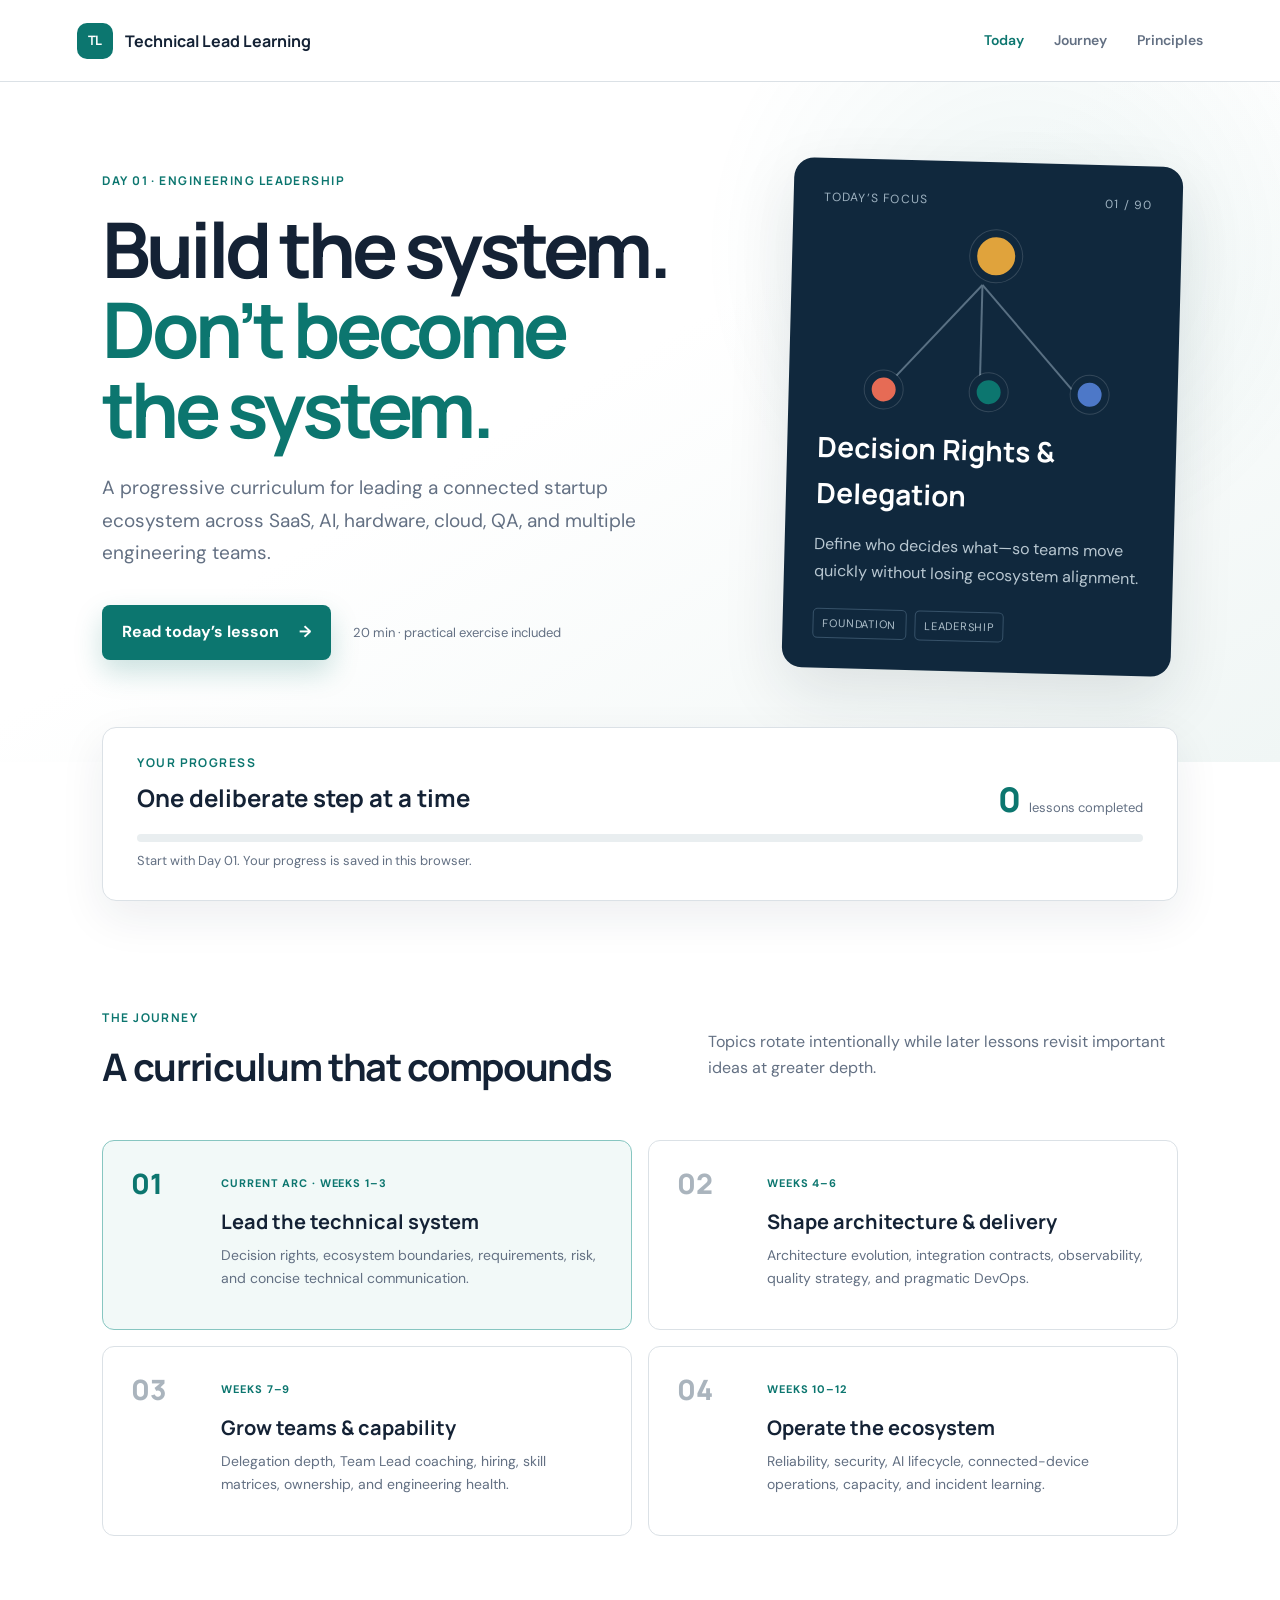
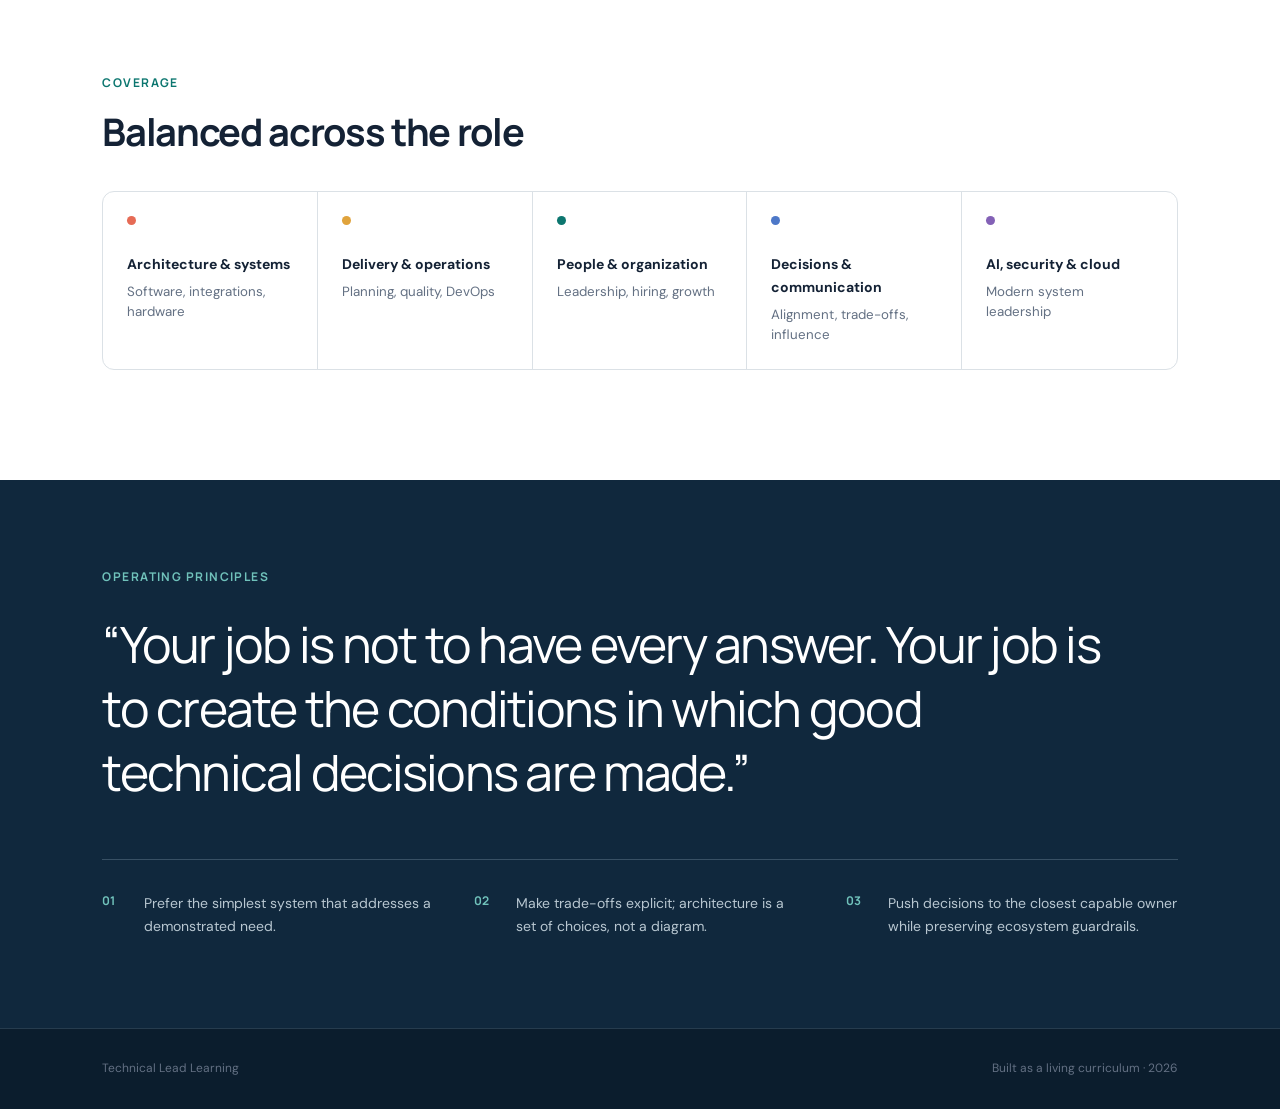
<file: index.html>
<!doctype html>
<html lang="en">
<head>
  <meta charset="utf-8">
  <meta name="viewport" content="width=device-width, initial-scale=1">
  <meta name="description" content="A progressive, practical Technical Lead curriculum for a startup software, AI, cloud, and hardware ecosystem.">
  <title>Technical Lead Learning</title>
  <link rel="preconnect" href="https://fonts.googleapis.com">
  <link rel="preconnect" href="https://fonts.gstatic.com" crossorigin>
  <link href="https://fonts.googleapis.com/css2?family=DM+Sans:wght@400;500;600;700&family=Manrope:wght@600;700;800&display=swap" rel="stylesheet">
  <link rel="stylesheet" href="styles.css">
</head>
<body>
  <div class="page-shell">
    <header class="topbar">
      <a class="brand" href="index.html" aria-label="Technical Lead Learning home">
        <span class="brand-mark">TL</span>
        <span>Technical Lead Learning</span>
      </a>
      <nav aria-label="Primary navigation">
        <a class="active" href="#today">Today</a>
        <a href="#journey">Journey</a>
        <a href="#principles">Principles</a>
      </nav>
    </header>

    <main>
      <section class="hero" id="today">
        <div class="hero-copy">
          <span class="eyebrow">Day 01 · Engineering leadership</span>
          <h1>Build the system.<br><span>Don’t become the system.</span></h1>
          <p class="hero-intro">A progressive curriculum for leading a connected startup ecosystem across SaaS, AI, hardware, cloud, QA, and multiple engineering teams.</p>
          <div class="hero-actions">
            <a class="button primary" href="lessons/day-001-decision-rights.html">Read today’s lesson <span aria-hidden="true">→</span></a>
            <span class="read-time">20 min · practical exercise included</span>
          </div>
        </div>
        <aside class="today-card" aria-label="Today's lesson">
          <div class="card-topline"><span>Today’s focus</span><span>01 / 90</span></div>
          <div class="focus-icon" aria-hidden="true">
            <span class="node n1"></span><span class="node n2"></span><span class="node n3"></span><span class="node n4"></span>
            <span class="line l1"></span><span class="line l2"></span><span class="line l3"></span>
          </div>
          <h2>Decision Rights &amp; Delegation</h2>
          <p>Define who decides what—so teams move quickly without losing ecosystem alignment.</p>
          <div class="lesson-meta"><span>Foundation</span><span>Leadership</span></div>
        </aside>
      </section>

      <section class="progress-panel" aria-labelledby="progress-heading">
        <div>
          <span class="section-kicker">Your progress</span>
          <h2 id="progress-heading">One deliberate step at a time</h2>
        </div>
        <div class="progress-stat">
          <strong id="completedCount">0</strong><span>lessons completed</span>
        </div>
        <div class="progress-bar" role="progressbar" aria-valuemin="0" aria-valuemax="90" aria-valuenow="0">
          <span id="progressFill"></span>
        </div>
        <p id="progressNote">Start with Day 01. Your progress is saved in this browser.</p>
      </section>

      <section class="journey" id="journey">
        <div class="section-heading">
          <div><span class="section-kicker">The journey</span><h2>A curriculum that compounds</h2></div>
          <p>Topics rotate intentionally while later lessons revisit important ideas at greater depth.</p>
        </div>
        <div class="path-grid">
          <article class="path-card current">
            <div class="path-number">01</div>
            <div><span class="status">Current arc · Weeks 1–3</span><h3>Lead the technical system</h3><p>Decision rights, ecosystem boundaries, requirements, risk, and concise technical communication.</p></div>
          </article>
          <article class="path-card">
            <div class="path-number">02</div>
            <div><span class="status">Weeks 4–6</span><h3>Shape architecture &amp; delivery</h3><p>Architecture evolution, integration contracts, observability, quality strategy, and pragmatic DevOps.</p></div>
          </article>
          <article class="path-card">
            <div class="path-number">03</div>
            <div><span class="status">Weeks 7–9</span><h3>Grow teams &amp; capability</h3><p>Delegation depth, Team Lead coaching, hiring, skill matrices, ownership, and engineering health.</p></div>
          </article>
          <article class="path-card">
            <div class="path-number">04</div>
            <div><span class="status">Weeks 10–12</span><h3>Operate the ecosystem</h3><p>Reliability, security, AI lifecycle, connected-device operations, capacity, and incident learning.</p></div>
          </article>
        </div>
      </section>

      <section class="dimensions" aria-labelledby="dimensions-heading">
        <div class="section-heading compact">
          <div><span class="section-kicker">Coverage</span><h2 id="dimensions-heading">Balanced across the role</h2></div>
        </div>
        <div class="dimension-grid">
          <div><span class="dimension-dot coral"></span><strong>Architecture &amp; systems</strong><small>Software, integrations, hardware</small></div>
          <div><span class="dimension-dot amber"></span><strong>Delivery &amp; operations</strong><small>Planning, quality, DevOps</small></div>
          <div><span class="dimension-dot teal"></span><strong>People &amp; organization</strong><small>Leadership, hiring, growth</small></div>
          <div><span class="dimension-dot blue"></span><strong>Decisions &amp; communication</strong><small>Alignment, trade-offs, influence</small></div>
          <div><span class="dimension-dot violet"></span><strong>AI, security &amp; cloud</strong><small>Modern system leadership</small></div>
        </div>
      </section>

      <section class="principles" id="principles">
        <span class="section-kicker light">Operating principles</span>
        <blockquote>“Your job is not to have every answer. Your job is to create the conditions in which good technical decisions are made.”</blockquote>
        <div class="principle-grid">
          <div><span>01</span><p>Prefer the simplest system that addresses a demonstrated need.</p></div>
          <div><span>02</span><p>Make trade-offs explicit; architecture is a set of choices, not a diagram.</p></div>
          <div><span>03</span><p>Push decisions to the closest capable owner while preserving ecosystem guardrails.</p></div>
        </div>
      </section>
    </main>

    <footer><span>Technical Lead Learning</span><span>Built as a living curriculum · 2026</span></footer>
  </div>
  <script src="app.js"></script>
</body>
</html>
</file>
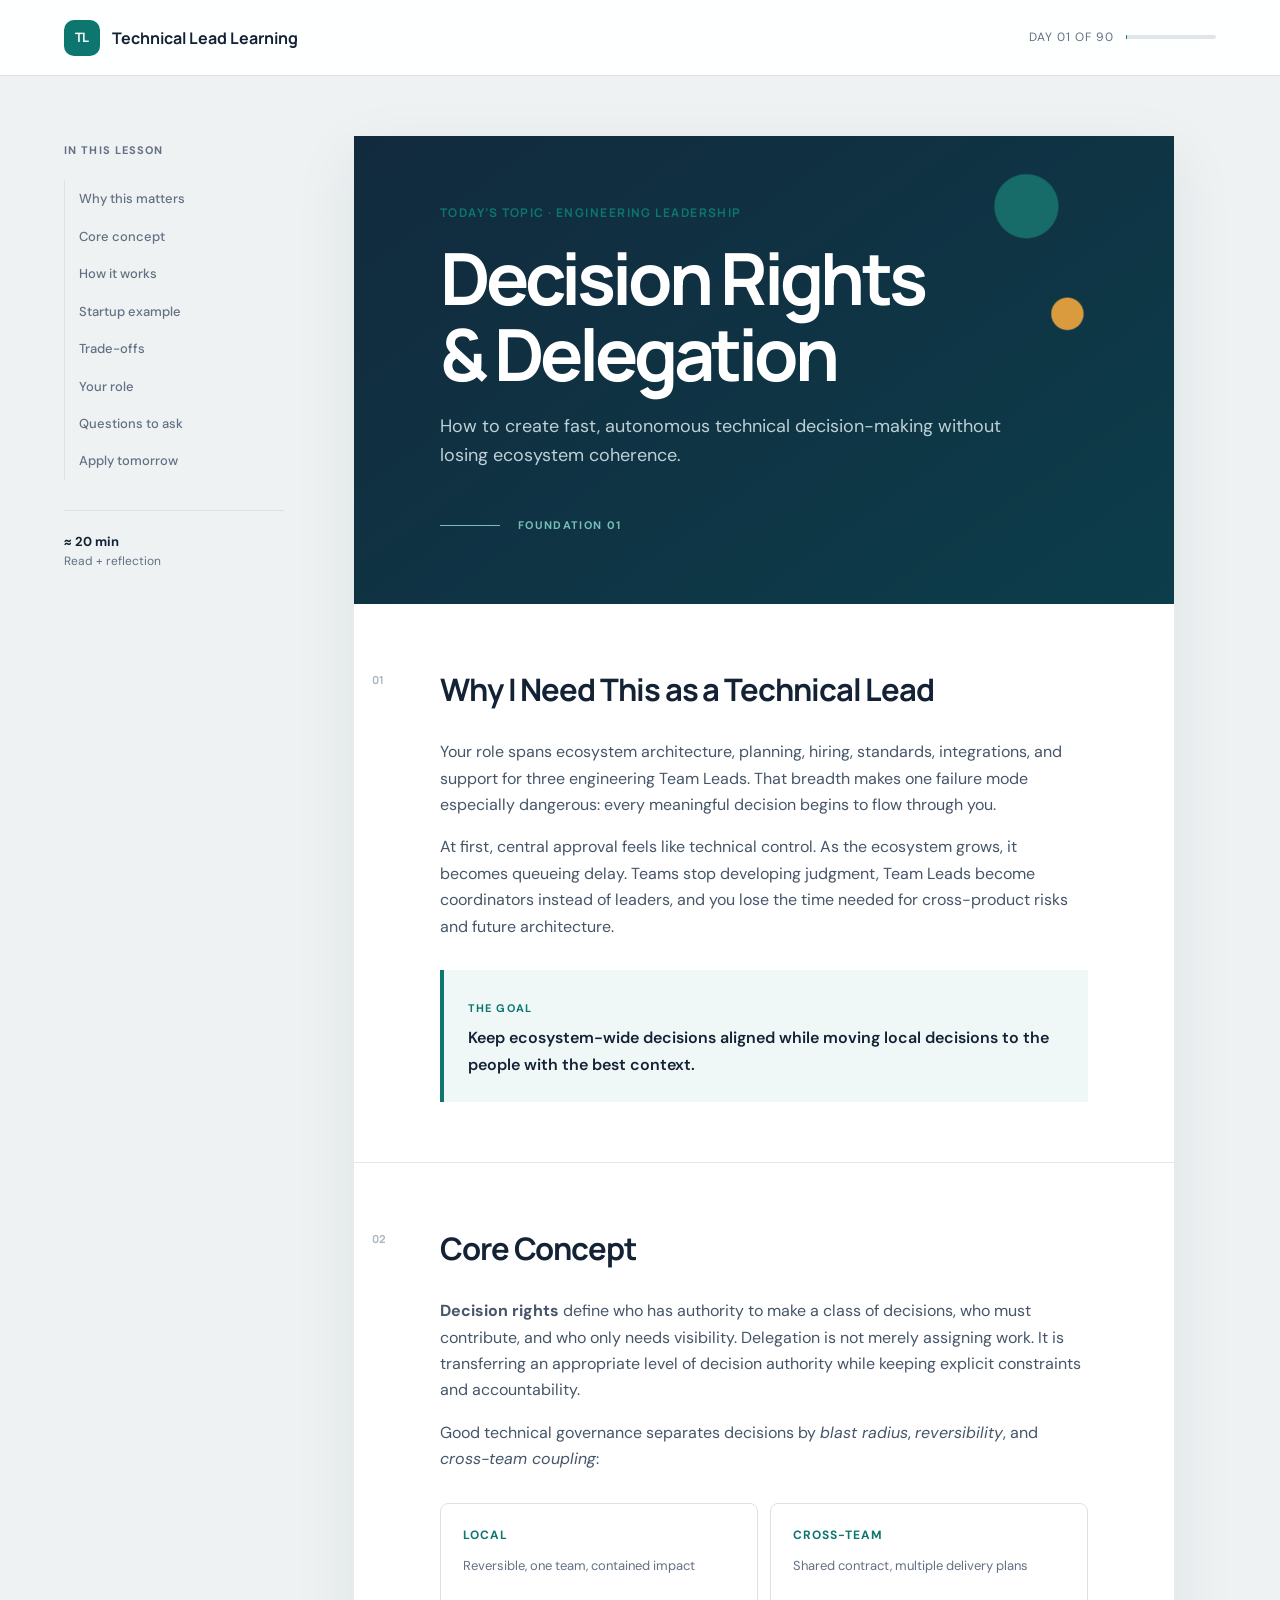
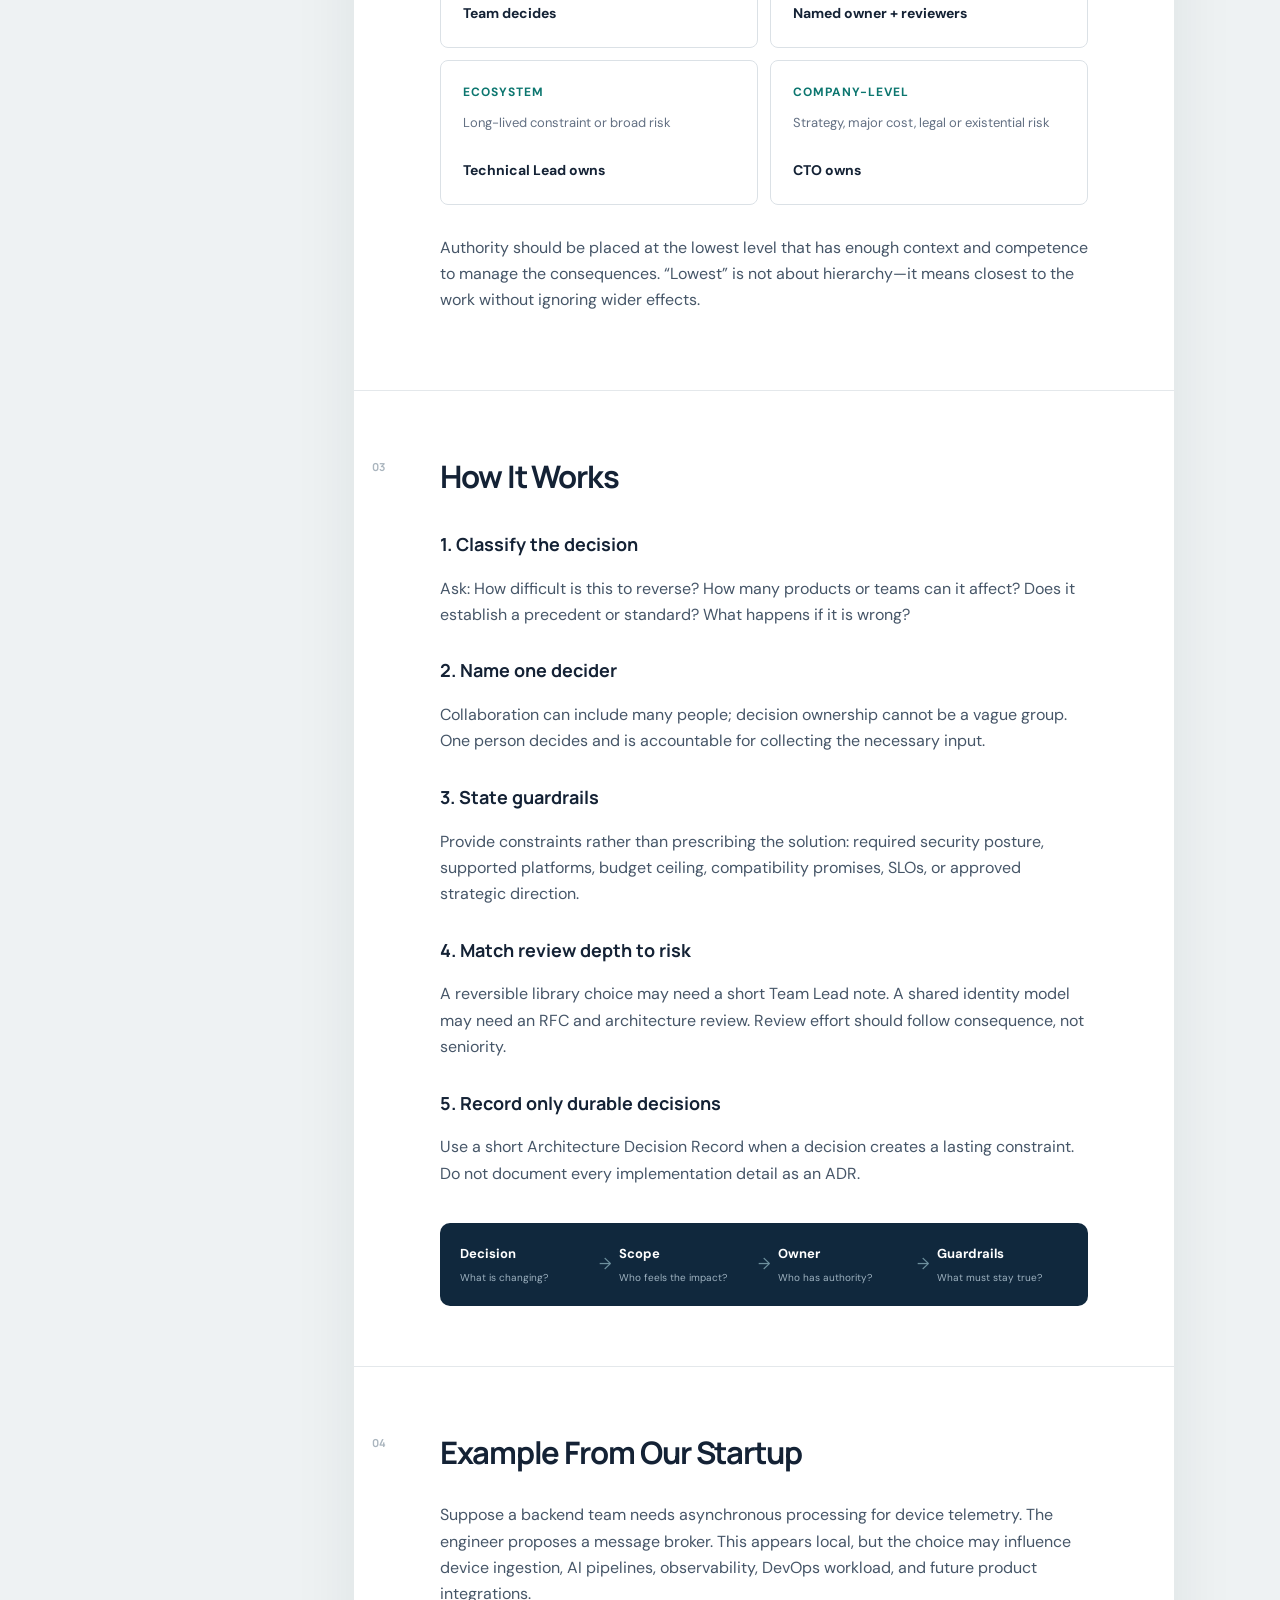
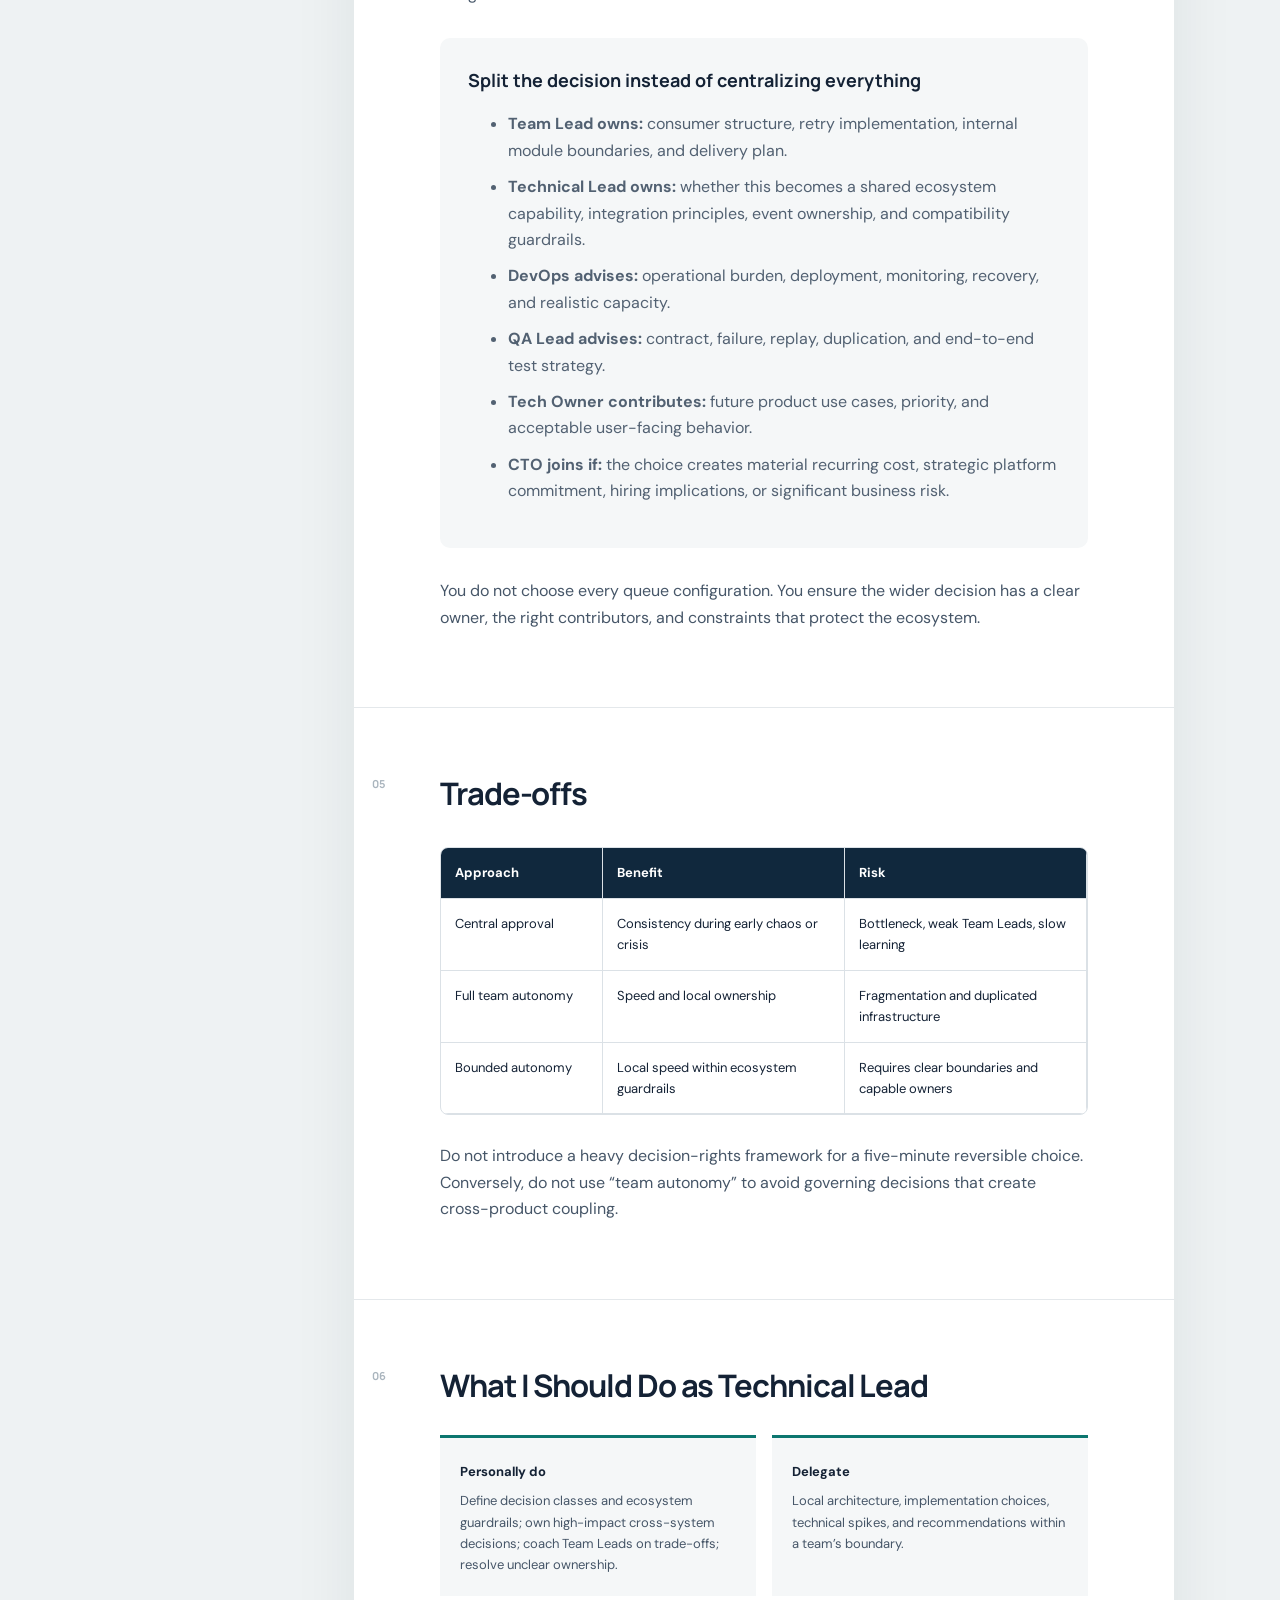
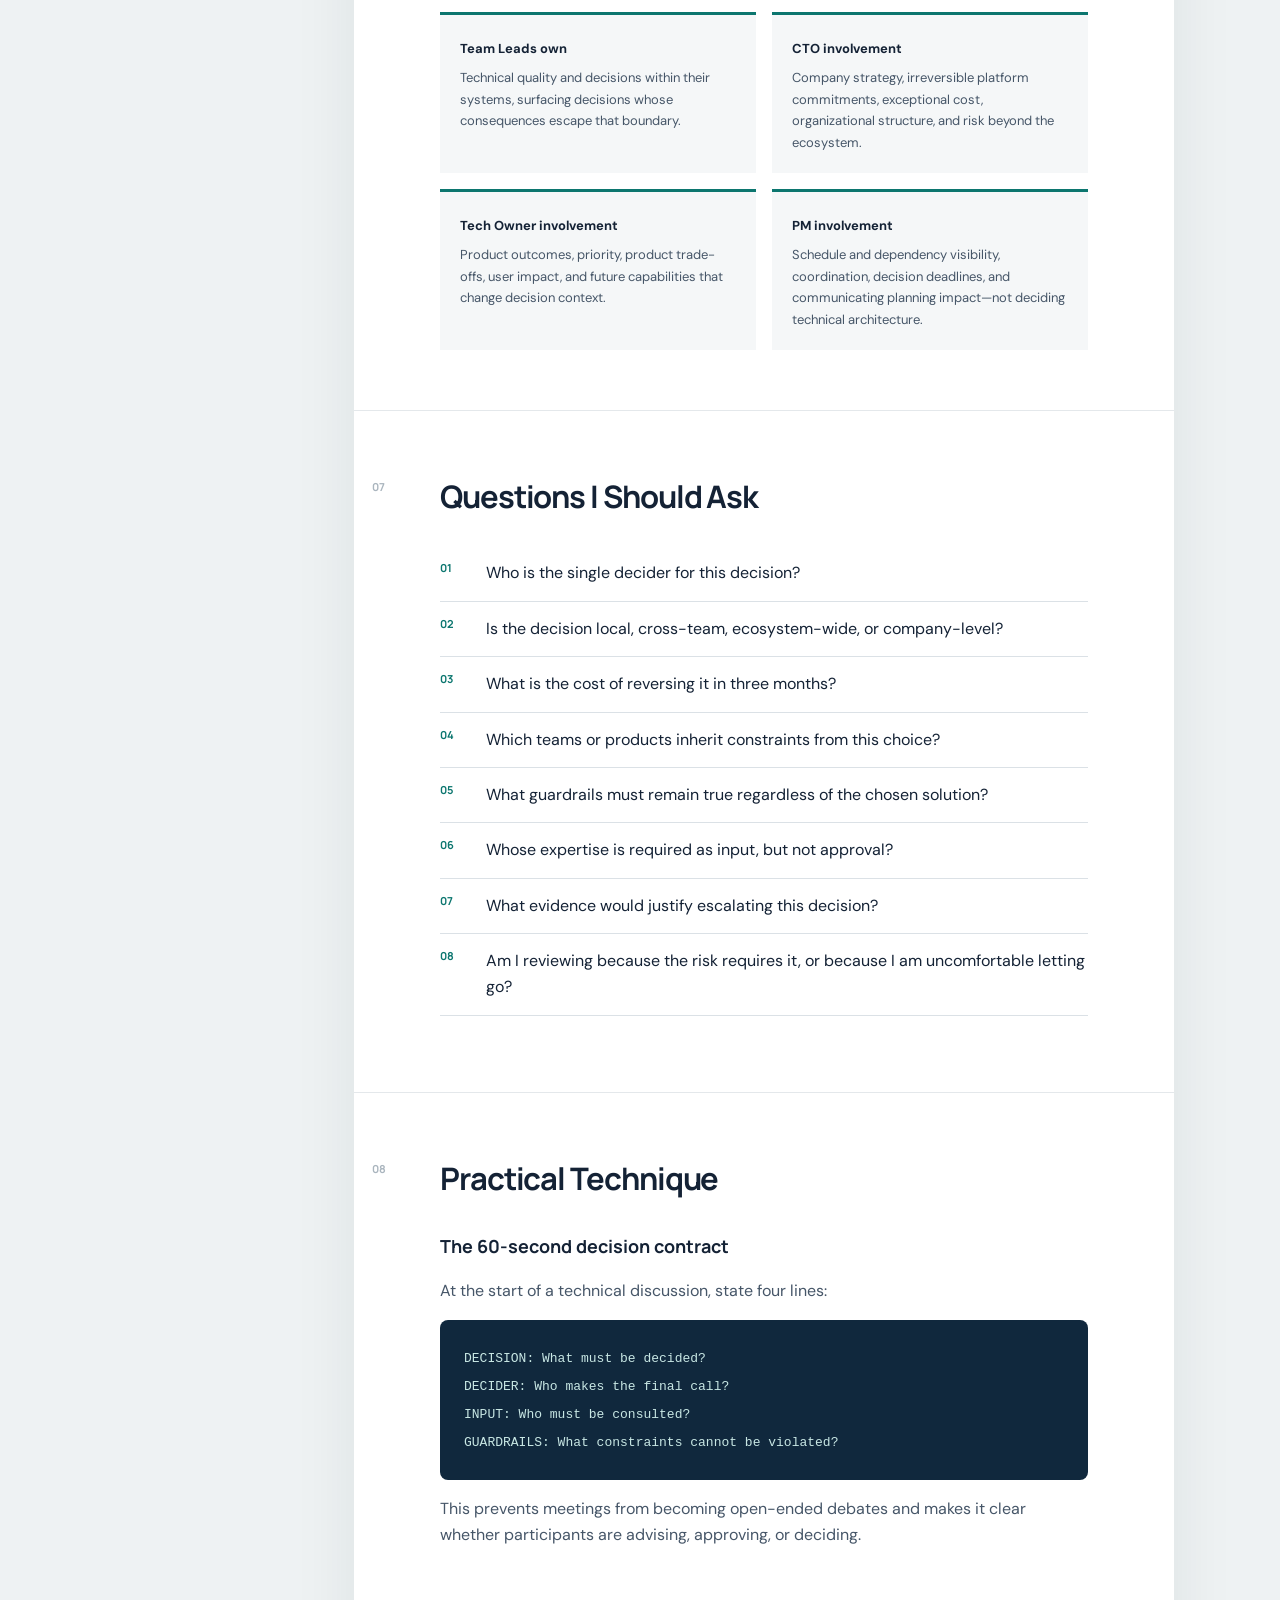
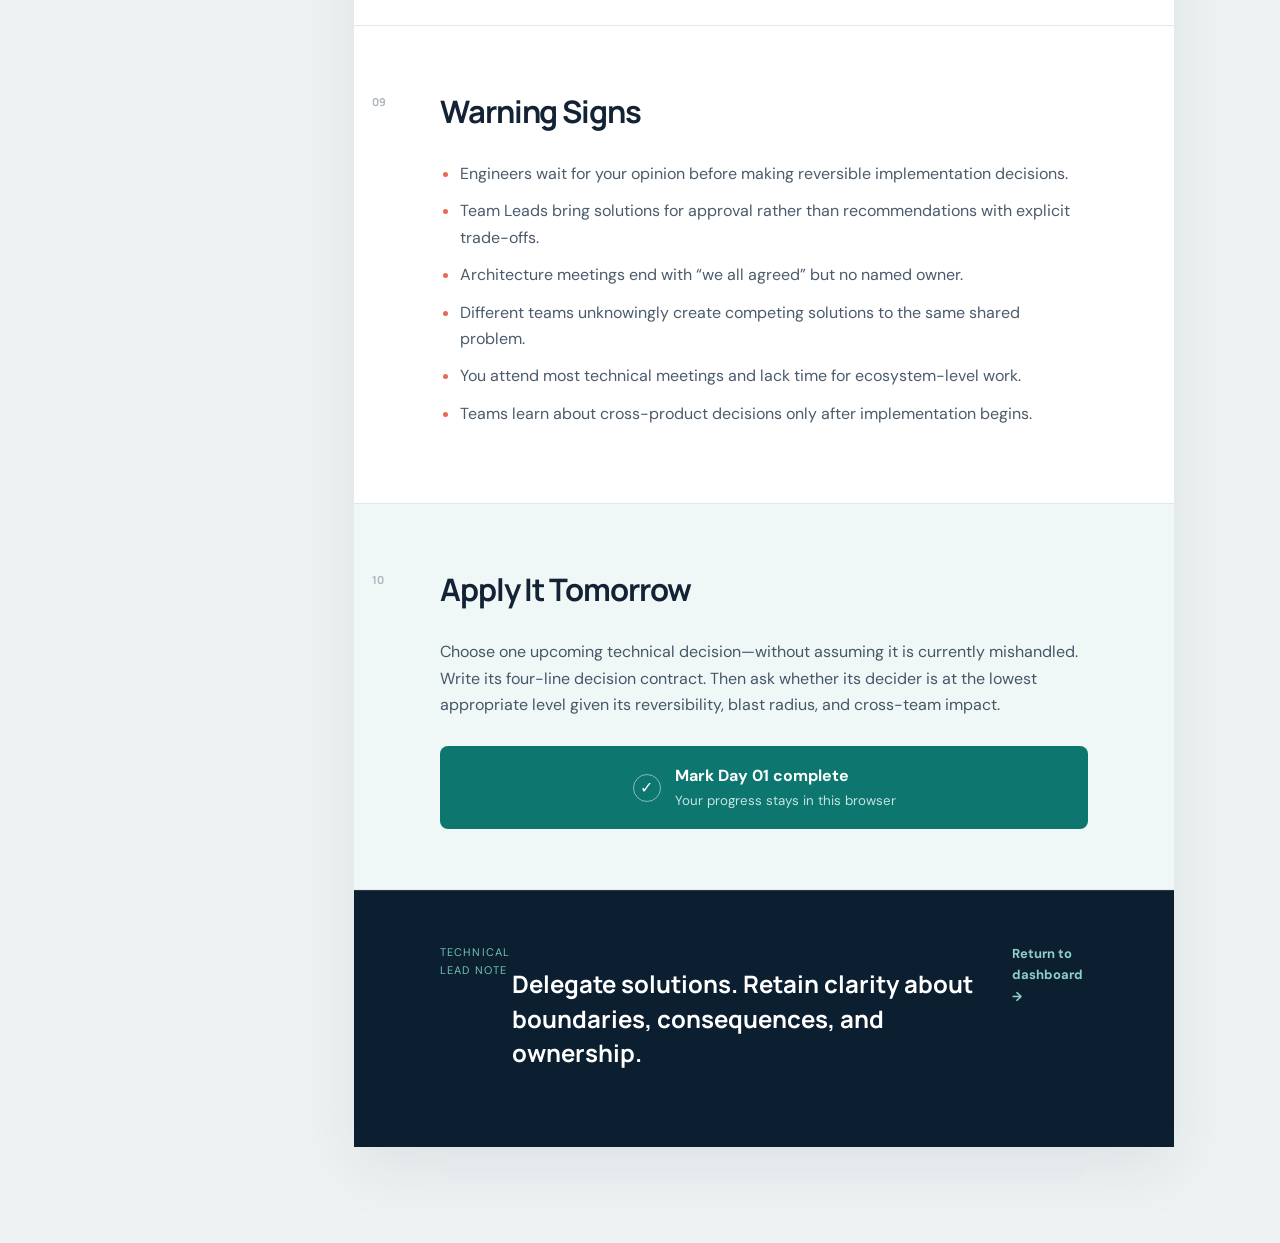
<file: lessons/day-001-decision-rights.html>
<!doctype html>
<html lang="en">
<head>
  <meta charset="utf-8"><meta name="viewport" content="width=device-width, initial-scale=1">
  <meta name="description" content="Day 1: Decision Rights and Delegation for Technical Leads.">
  <title>Day 01 — Decision Rights & Delegation</title>
  <link rel="preconnect" href="https://fonts.googleapis.com"><link rel="preconnect" href="https://fonts.gstatic.com" crossorigin>
  <link href="https://fonts.googleapis.com/css2?family=DM+Sans:wght@400;500;600;700&family=Manrope:wght@600;700;800&display=swap" rel="stylesheet">
  <link rel="stylesheet" href="../styles.css"><link rel="stylesheet" href="lesson.css">
</head>
<body class="lesson-body">
  <header class="lesson-topbar">
    <a class="brand" href="../index.html"><span class="brand-mark">TL</span><span>Technical Lead Learning</span></a>
    <div class="lesson-position"><span>Day 01 of 90</span><div><i></i></div></div>
  </header>
  <main class="lesson-layout">
    <aside class="lesson-toc">
      <span class="toc-label">In this lesson</span>
      <nav aria-label="Lesson contents">
        <a href="#why">Why this matters</a><a href="#core">Core concept</a><a href="#works">How it works</a><a href="#example">Startup example</a><a href="#tradeoffs">Trade-offs</a><a href="#role">Your role</a><a href="#questions">Questions to ask</a><a href="#tomorrow">Apply tomorrow</a>
      </nav>
      <div class="toc-time"><strong>≈ 20 min</strong><span>Read + reflection</span></div>
    </aside>

    <article class="lesson-article">
      <header class="lesson-hero">
        <span class="eyebrow">Today’s topic · Engineering leadership</span>
        <h1>Decision Rights<br>&amp; Delegation</h1>
        <p>How to create fast, autonomous technical decision-making without losing ecosystem coherence.</p>
        <div class="hero-rule"><span></span><strong>Foundation 01</strong></div>
      </header>

      <section id="why"><span class="section-index">01</span><h2>Why I Need This as a Technical Lead</h2>
        <p>Your role spans ecosystem architecture, planning, hiring, standards, integrations, and support for three engineering Team Leads. That breadth makes one failure mode especially dangerous: every meaningful decision begins to flow through you.</p>
        <p>At first, central approval feels like technical control. As the ecosystem grows, it becomes queueing delay. Teams stop developing judgment, Team Leads become coordinators instead of leaders, and you lose the time needed for cross-product risks and future architecture.</p>
        <div class="callout"><strong>The goal</strong><p>Keep ecosystem-wide decisions aligned while moving local decisions to the people with the best context.</p></div>
      </section>

      <section id="core"><span class="section-index">02</span><h2>Core Concept</h2>
        <p><strong>Decision rights</strong> define who has authority to make a class of decisions, who must contribute, and who only needs visibility. Delegation is not merely assigning work. It is transferring an appropriate level of decision authority while keeping explicit constraints and accountability.</p>
        <p>Good technical governance separates decisions by <em>blast radius</em>, <em>reversibility</em>, and <em>cross-team coupling</em>:</p>
        <div class="concept-grid">
          <div><b>Local</b><span>Reversible, one team, contained impact</span><strong>Team decides</strong></div>
          <div><b>Cross-team</b><span>Shared contract, multiple delivery plans</span><strong>Named owner + reviewers</strong></div>
          <div><b>Ecosystem</b><span>Long-lived constraint or broad risk</span><strong>Technical Lead owns</strong></div>
          <div><b>Company-level</b><span>Strategy, major cost, legal or existential risk</span><strong>CTO owns</strong></div>
        </div>
        <p>Authority should be placed at the lowest level that has enough context and competence to manage the consequences. “Lowest” is not about hierarchy—it means closest to the work without ignoring wider effects.</p>
      </section>

      <section id="works"><span class="section-index">03</span><h2>How It Works</h2>
        <h3>1. Classify the decision</h3><p>Ask: How difficult is this to reverse? How many products or teams can it affect? Does it establish a precedent or standard? What happens if it is wrong?</p>
        <h3>2. Name one decider</h3><p>Collaboration can include many people; decision ownership cannot be a vague group. One person decides and is accountable for collecting the necessary input.</p>
        <h3>3. State guardrails</h3><p>Provide constraints rather than prescribing the solution: required security posture, supported platforms, budget ceiling, compatibility promises, SLOs, or approved strategic direction.</p>
        <h3>4. Match review depth to risk</h3><p>A reversible library choice may need a short Team Lead note. A shared identity model may need an RFC and architecture review. Review effort should follow consequence, not seniority.</p>
        <h3>5. Record only durable decisions</h3><p>Use a short Architecture Decision Record when a decision creates a lasting constraint. Do not document every implementation detail as an ADR.</p>
        <div class="flow" aria-label="Decision delegation flow">
          <div><strong>Decision</strong><small>What is changing?</small></div><i>→</i><div><strong>Scope</strong><small>Who feels the impact?</small></div><i>→</i><div><strong>Owner</strong><small>Who has authority?</small></div><i>→</i><div><strong>Guardrails</strong><small>What must stay true?</small></div>
        </div>
      </section>

      <section id="example"><span class="section-index">04</span><h2>Example From Our Startup</h2>
        <p>Suppose a backend team needs asynchronous processing for device telemetry. The engineer proposes a message broker. This appears local, but the choice may influence device ingestion, AI pipelines, observability, DevOps workload, and future product integrations.</p>
        <div class="example-box"><h3>Split the decision instead of centralizing everything</h3>
          <ul><li><strong>Team Lead owns:</strong> consumer structure, retry implementation, internal module boundaries, and delivery plan.</li><li><strong>Technical Lead owns:</strong> whether this becomes a shared ecosystem capability, integration principles, event ownership, and compatibility guardrails.</li><li><strong>DevOps advises:</strong> operational burden, deployment, monitoring, recovery, and realistic capacity.</li><li><strong>QA Lead advises:</strong> contract, failure, replay, duplication, and end-to-end test strategy.</li><li><strong>Tech Owner contributes:</strong> future product use cases, priority, and acceptable user-facing behavior.</li><li><strong>CTO joins if:</strong> the choice creates material recurring cost, strategic platform commitment, hiring implications, or significant business risk.</li></ul>
        </div>
        <p>You do not choose every queue configuration. You ensure the wider decision has a clear owner, the right contributors, and constraints that protect the ecosystem.</p>
      </section>

      <section id="tradeoffs"><span class="section-index">05</span><h2>Trade-offs</h2>
        <div class="tradeoff-table"><div class="th">Approach</div><div class="th">Benefit</div><div class="th">Risk</div><div>Central approval</div><div>Consistency during early chaos or crisis</div><div>Bottleneck, weak Team Leads, slow learning</div><div>Full team autonomy</div><div>Speed and local ownership</div><div>Fragmentation and duplicated infrastructure</div><div>Bounded autonomy</div><div>Local speed within ecosystem guardrails</div><div>Requires clear boundaries and capable owners</div></div>
        <p>Do not introduce a heavy decision-rights framework for a five-minute reversible choice. Conversely, do not use “team autonomy” to avoid governing decisions that create cross-product coupling.</p>
      </section>

      <section id="role"><span class="section-index">06</span><h2>What I Should Do as Technical Lead</h2>
        <div class="role-list">
          <div><strong>Personally do</strong><p>Define decision classes and ecosystem guardrails; own high-impact cross-system decisions; coach Team Leads on trade-offs; resolve unclear ownership.</p></div>
          <div><strong>Delegate</strong><p>Local architecture, implementation choices, technical spikes, and recommendations within a team’s boundary.</p></div>
          <div><strong>Team Leads own</strong><p>Technical quality and decisions within their systems, surfacing decisions whose consequences escape that boundary.</p></div>
          <div><strong>CTO involvement</strong><p>Company strategy, irreversible platform commitments, exceptional cost, organizational structure, and risk beyond the ecosystem.</p></div>
          <div><strong>Tech Owner involvement</strong><p>Product outcomes, priority, product trade-offs, user impact, and future capabilities that change decision context.</p></div>
          <div><strong>PM involvement</strong><p>Schedule and dependency visibility, coordination, decision deadlines, and communicating planning impact—not deciding technical architecture.</p></div>
        </div>
      </section>

      <section id="questions"><span class="section-index">07</span><h2>Questions I Should Ask</h2>
        <ol class="question-list"><li>Who is the single decider for this decision?</li><li>Is the decision local, cross-team, ecosystem-wide, or company-level?</li><li>What is the cost of reversing it in three months?</li><li>Which teams or products inherit constraints from this choice?</li><li>What guardrails must remain true regardless of the chosen solution?</li><li>Whose expertise is required as input, but not approval?</li><li>What evidence would justify escalating this decision?</li><li>Am I reviewing because the risk requires it, or because I am uncomfortable letting go?</li></ol>
      </section>

      <section><span class="section-index">08</span><h2>Practical Technique</h2>
        <h3>The 60-second decision contract</h3><p>At the start of a technical discussion, state four lines:</p>
        <div class="template"><code>DECISION: What must be decided?<br>DECIDER: Who makes the final call?<br>INPUT: Who must be consulted?<br>GUARDRAILS: What constraints cannot be violated?</code></div>
        <p>This prevents meetings from becoming open-ended debates and makes it clear whether participants are advising, approving, or deciding.</p>
      </section>

      <section><span class="section-index">09</span><h2>Warning Signs</h2>
        <ul class="warning-list"><li>Engineers wait for your opinion before making reversible implementation decisions.</li><li>Team Leads bring solutions for approval rather than recommendations with explicit trade-offs.</li><li>Architecture meetings end with “we all agreed” but no named owner.</li><li>Different teams unknowingly create competing solutions to the same shared problem.</li><li>You attend most technical meetings and lack time for ecosystem-level work.</li><li>Teams learn about cross-product decisions only after implementation begins.</li></ul>
      </section>

      <section id="tomorrow" class="apply"><span class="section-index">10</span><h2>Apply It Tomorrow</h2>
        <p>Choose one upcoming technical decision—without assuming it is currently mishandled. Write its four-line decision contract. Then ask whether its decider is at the lowest appropriate level given its reversibility, blast radius, and cross-team impact.</p>
        <button id="completeLesson" type="button"><span class="check">✓</span><span><strong>Mark Day 01 complete</strong><small>Your progress stays in this browser</small></span></button>
      </section>

      <footer class="lead-note"><span>Technical Lead Note</span><p>Delegate solutions. Retain clarity about boundaries, consequences, and ownership.</p><a href="../index.html">Return to dashboard →</a></footer>
    </article>
  </main>
  <script src="lesson.js"></script>
</body></html>
</file>
<file: styles.css>
:root {
  --ink: #142235;
  --muted: #637083;
  --paper: #f5f7f8;
  --white: #ffffff;
  --navy: #10283d;
  --teal: #0c766f;
  --teal-dark: #075b57;
  --coral: #e66b55;
  --amber: #e0a33c;
  --blue: #4d78c8;
  --violet: #8361b6;
  --line: #dbe1e6;
  --shadow: 0 24px 64px rgba(15, 34, 50, .11);
}
* { box-sizing: border-box; }
html { scroll-behavior: smooth; }
body { margin: 0; color: var(--ink); background: var(--paper); font: 16px/1.65 "DM Sans", sans-serif; }
a { color: inherit; text-decoration: none; }
.page-shell { max-width: 1440px; margin: 0 auto; background: var(--white); min-height: 100vh; box-shadow: 0 0 80px rgba(17, 31, 45, .06); }
.topbar { height: 82px; display: flex; align-items: center; justify-content: space-between; padding: 0 6vw; border-bottom: 1px solid var(--line); }
.brand { display: flex; align-items: center; gap: 12px; font: 700 16px/1 "Manrope", sans-serif; }
.brand-mark { display: grid; place-items: center; width: 36px; height: 36px; border-radius: 10px; color: white; background: var(--teal); font-size: 13px; letter-spacing: -.03em; }
nav { display: flex; gap: 30px; color: var(--muted); font-size: 14px; font-weight: 600; }
nav a:hover, nav a.active { color: var(--teal); }
.hero { min-height: 620px; display: grid; grid-template-columns: 1.2fr .8fr; gap: 8vw; align-items: center; padding: 80px 8vw 90px; background: radial-gradient(circle at 80% 25%, rgba(12,118,111,.08), transparent 28%), linear-gradient(150deg, #fff 45%, #f0f6f5); overflow: hidden; }
.eyebrow, .section-kicker { display: block; color: var(--teal); font: 700 12px/1.2 "Manrope", sans-serif; letter-spacing: .12em; text-transform: uppercase; }
h1, h2, h3, blockquote { font-family: "Manrope", sans-serif; margin-top: 0; }
h1 { margin: 20px 0 24px; font-size: clamp(46px, 6vw, 78px); line-height: 1.04; letter-spacing: -.055em; max-width: 800px; }
h1 span { color: var(--teal); }
.hero-intro { color: var(--muted); max-width: 660px; font-size: 19px; line-height: 1.7; }
.hero-actions { margin-top: 36px; display: flex; align-items: center; gap: 22px; flex-wrap: wrap; }
.button { display: inline-flex; align-items: center; gap: 20px; padding: 14px 20px; border-radius: 8px; font-weight: 700; transition: transform .2s, background .2s; }
.button:hover { transform: translateY(-2px); }
.button.primary { color: white; background: var(--teal); box-shadow: 0 12px 28px rgba(12,118,111,.22); }
.button.primary:hover { background: var(--teal-dark); }
.read-time { color: var(--muted); font-size: 13px; }
.today-card { position: relative; padding: 30px; border-radius: 20px; background: var(--navy); color: white; box-shadow: var(--shadow); transform: rotate(1.5deg); }
.card-topline { display: flex; justify-content: space-between; color: #9eb2c0; font-size: 12px; text-transform: uppercase; letter-spacing: .1em; }
.focus-icon { position: relative; height: 185px; margin: 18px 0 12px; }
.node { position: absolute; width: 38px; height: 38px; border: 7px solid var(--navy); border-radius: 50%; background: var(--coral); z-index: 2; box-shadow: 0 0 0 1px rgba(255,255,255,.15); }
.n1 { left: 45%; top: 0; width: 52px; height: 52px; background: var(--amber); }
.n2 { left: 14%; bottom: 4px; }.n3 { left: 46%; bottom: 4px; background: var(--teal); }.n4 { right: 12%; bottom: 4px; background: var(--blue); }
.line { position: absolute; height: 2px; background: #597083; transform-origin: left; top: 54px; left: 49%; }
.l1 { width: 135px; transform: rotate(132deg); }.l2 { width: 112px; transform: rotate(90deg); }.l3 { width: 138px; transform: rotate(48deg); }
.today-card h2 { font-size: 28px; margin-bottom: 8px; }.today-card p { color: #b8c7d1; }
.lesson-meta { display: flex; gap: 8px; margin-top: 24px; }.lesson-meta span { padding: 5px 9px; border: 1px solid #375269; border-radius: 5px; color: #aebfca; font-size: 11px; text-transform: uppercase; letter-spacing: .07em; }
.progress-panel { display: grid; grid-template-columns: 1fr auto; align-items: end; gap: 16px 30px; margin: -35px 8vw 0; padding: 28px 34px; position: relative; border: 1px solid var(--line); border-radius: 14px; background: white; box-shadow: 0 16px 45px rgba(22, 42, 59, .08); }
.progress-panel h2 { margin: 8px 0 0; font-size: 24px; }.progress-stat { display: flex; align-items: baseline; gap: 8px; }.progress-stat strong { color: var(--teal); font: 800 34px/1 "Manrope"; }.progress-stat span, .progress-panel p { color: var(--muted); font-size: 13px; }.progress-bar { height: 8px; grid-column: 1 / -1; overflow: hidden; border-radius: 20px; background: #e9eef0; }.progress-bar span { display: block; width: 0; height: 100%; background: linear-gradient(90deg, var(--teal), #35a89e); transition: width .5s ease; }.progress-panel p { grid-column: 1 / -1; margin: -8px 0 0; }
.journey, .dimensions { padding: 110px 8vw 30px; }.section-heading { display: flex; align-items: end; justify-content: space-between; gap: 40px; margin-bottom: 42px; }.section-heading h2 { margin: 10px 0 0; font-size: 38px; letter-spacing: -.035em; }.section-heading > p { max-width: 470px; color: var(--muted); }
.path-grid { display: grid; grid-template-columns: repeat(2, 1fr); gap: 16px; }.path-card { display: grid; grid-template-columns: 70px 1fr; gap: 20px; min-height: 190px; padding: 28px; border: 1px solid var(--line); border-radius: 12px; transition: transform .2s, box-shadow .2s; }.path-card:hover { transform: translateY(-3px); box-shadow: 0 14px 34px rgba(19,39,53,.08); }.path-card.current { border-color: #87c6c1; background: #f2f9f8; }.path-number { color: #aab4bd; font: 800 28px/1 "Manrope"; }.current .path-number { color: var(--teal); }.status { color: var(--teal); font-size: 11px; font-weight: 700; text-transform: uppercase; letter-spacing: .08em; }.path-card h3 { margin: 10px 0 6px; font-size: 20px; }.path-card p { color: var(--muted); margin: 0; font-size: 14px; }
.dimensions { padding-bottom: 110px; }.section-heading.compact { margin-bottom: 28px; }.dimension-grid { display: grid; grid-template-columns: repeat(5, 1fr); border: 1px solid var(--line); border-radius: 12px; overflow: hidden; }.dimension-grid > div { min-height: 145px; padding: 24px; border-right: 1px solid var(--line); }.dimension-grid > div:last-child { border-right: 0; }.dimension-dot { display: block; width: 9px; height: 9px; margin-bottom: 28px; border-radius: 50%; }.dimension-grid strong, .dimension-grid small { display: block; }.dimension-grid strong { font-size: 14px; }.dimension-grid small { margin-top: 6px; color: var(--muted); line-height: 1.5; }.coral { background: var(--coral); }.amber { background: var(--amber); }.teal { background: var(--teal); }.blue { background: var(--blue); }.violet { background: var(--violet); }
.principles { padding: 90px 8vw; color: white; background: var(--navy); }.section-kicker.light { color: #70c2bb; }.principles blockquote { max-width: 1000px; margin: 28px 0 55px; font-size: clamp(30px, 4vw, 50px); line-height: 1.28; letter-spacing: -.035em; }.principle-grid { display: grid; grid-template-columns: repeat(3, 1fr); gap: 40px; border-top: 1px solid #385064; padding-top: 32px; }.principle-grid div { display: grid; grid-template-columns: 30px 1fr; gap: 12px; }.principle-grid span { color: #70c2bb; font: 700 12px "Manrope"; }.principle-grid p { color: #b8c7d1; margin: 0; font-size: 14px; }
footer { display: flex; justify-content: space-between; padding: 30px 8vw; color: var(--muted); background: #0b1d2d; border-top: 1px solid #263c4e; font-size: 12px; }
@media (max-width: 900px) { .hero { grid-template-columns: 1fr; }.today-card { transform: none; max-width: 520px; }.dimension-grid { grid-template-columns: 1fr 1fr; }.dimension-grid > div { border-bottom: 1px solid var(--line); }.principle-grid { grid-template-columns: 1fr; gap: 24px; } }
@media (max-width: 650px) { .topbar { padding: 0 20px; }.topbar nav { display: none; }.hero { padding: 55px 24px 75px; }.hero h1 { font-size: 44px; }.progress-panel { margin: -30px 20px 0; padding: 23px; grid-template-columns: 1fr; }.progress-stat { margin-top: 8px; }.journey, .dimensions, .principles { padding-left: 24px; padding-right: 24px; }.section-heading { display: block; }.section-heading > p { margin-top: 15px; }.path-grid { grid-template-columns: 1fr; }.path-card { grid-template-columns: 48px 1fr; }.dimension-grid { grid-template-columns: 1fr; }.dimension-grid > div { border-right: 0; }.principles { padding-top: 70px; padding-bottom: 70px; } footer { padding: 24px; gap: 14px; flex-direction: column; } }
</file>
<file: lessons/lesson.css>
.lesson-body { background: #eef2f3; }.lesson-topbar { position: sticky; top: 0; z-index: 10; height: 76px; display: flex; justify-content: space-between; align-items: center; padding: 0 5vw; background: rgba(255,255,255,.94); backdrop-filter: blur(12px); border-bottom: 1px solid var(--line); }.lesson-position { display: flex; align-items: center; gap: 12px; color: var(--muted); font-size: 12px; text-transform: uppercase; letter-spacing: .08em; }.lesson-position div { width: 90px; height: 4px; background: #dfe5e8; border-radius: 4px; }.lesson-position i { display: block; width: 1.1%; height: 100%; background: var(--teal); border-radius: 4px; }.lesson-layout { max-width: 1320px; margin: 0 auto; display: grid; grid-template-columns: 220px minmax(0, 820px); gap: 70px; padding: 60px 5vw 100px; }.lesson-toc { position: sticky; top: 120px; align-self: start; }.toc-label { color: var(--muted); font-size: 11px; text-transform: uppercase; letter-spacing: .1em; font-weight: 700; }.lesson-toc nav { display: block; margin-top: 18px; }.lesson-toc nav a { display: block; padding: 8px 0 8px 14px; border-left: 1px solid var(--line); font-size: 13px; font-weight: 500; }.lesson-toc nav a:hover { color: var(--teal); border-color: var(--teal); }.toc-time { display: flex; flex-direction: column; margin-top: 30px; padding-top: 20px; border-top: 1px solid var(--line); }.toc-time strong { font-size: 13px; }.toc-time span { color: var(--muted); font-size: 12px; }.lesson-article { background: white; box-shadow: 0 20px 60px rgba(20,34,53,.08); }.lesson-hero { padding: 70px clamp(30px, 8vw, 86px); color: white; background: radial-gradient(circle at 82% 15%, #176b68 0 4%, transparent 4.2%), radial-gradient(circle at 87% 38%, #d99b3e 0 2%, transparent 2.2%), linear-gradient(145deg, #122a3e, #0c3d4a); }.lesson-hero h1 { margin: 20px 0; font-size: clamp(48px, 7vw, 72px); line-height: 1.05; letter-spacing: -.055em; }.lesson-hero > p { max-width: 600px; color: #bed0d7; font-size: 18px; }.hero-rule { display: flex; align-items: center; gap: 18px; margin-top: 45px; color: #77beb9; font-size: 11px; text-transform: uppercase; letter-spacing: .12em; }.hero-rule span { width: 60px; height: 1px; background: #77beb9; }.lesson-article section { position: relative; padding: 60px clamp(30px, 8vw, 86px); border-bottom: 1px solid #e4e8eb; }.section-index { position: absolute; left: 27px; top: 68px; color: #aab5be; font: 700 11px "Manrope"; }.lesson-article section h2 { margin-bottom: 24px; font-size: 31px; letter-spacing: -.035em; }.lesson-article section h3 { margin: 28px 0 8px; font-size: 18px; }.lesson-article section p { color: #465668; }.callout { margin-top: 30px; padding: 24px; border-left: 4px solid var(--teal); background: #f0f8f7; }.callout strong { color: var(--teal); text-transform: uppercase; font-size: 11px; letter-spacing: .1em; }.callout p { margin: 5px 0 0; color: var(--ink) !important; font-weight: 600; }.concept-grid { display: grid; grid-template-columns: 1fr 1fr; gap: 12px; margin: 30px 0; }.concept-grid div { display: flex; flex-direction: column; min-height: 145px; padding: 22px; border: 1px solid var(--line); border-radius: 8px; }.concept-grid b { color: var(--teal); font-size: 12px; text-transform: uppercase; letter-spacing: .08em; }.concept-grid span { margin: 10px 0 20px; color: var(--muted); font-size: 13px; }.concept-grid strong { margin-top: auto; font-size: 14px; }.flow { display: flex; align-items: stretch; margin-top: 36px; padding: 20px; background: var(--navy); border-radius: 10px; color: white; }.flow div { flex: 1; }.flow i { align-self: center; color: #6e909e; font-style: normal; padding: 0 8px; }.flow strong, .flow small { display: block; }.flow strong { font-size: 13px; }.flow small { margin-top: 5px; color: #9eb2c0; font-size: 10px; }.example-box { margin: 30px 0; padding: 28px; border-radius: 10px; background: #f5f7f8; }.example-box h3 { margin-top: 0 !important; }.example-box li { margin: 10px 0; color: #526172; }.tradeoff-table { display: grid; grid-template-columns: .8fr 1.2fr 1.2fr; margin: 28px 0; border: 1px solid var(--line); border-radius: 8px; overflow: hidden; }.tradeoff-table div { padding: 14px; border-right: 1px solid var(--line); border-bottom: 1px solid var(--line); font-size: 13px; }.tradeoff-table .th { color: white; background: var(--navy); font-weight: 700; }.role-list { display: grid; grid-template-columns: 1fr 1fr; gap: 16px; }.role-list div { padding: 20px; border-top: 3px solid var(--teal); background: #f5f7f8; }.role-list strong { font-size: 13px; }.role-list p { margin: 6px 0 0; font-size: 13px; }.question-list { counter-reset: questions; padding: 0; list-style: none; }.question-list li { display: grid; grid-template-columns: 34px 1fr; gap: 12px; padding: 14px 0; border-bottom: 1px solid var(--line); }.question-list li::before { counter-increment: questions; content: counter(questions, decimal-leading-zero); color: var(--teal); font: 700 11px "Manrope"; }.template { padding: 24px; border-radius: 8px; background: #10283d; color: #c8e7e4; overflow: auto; }.template code { font: 13px/2 monospace; }.warning-list { padding-left: 20px; }.warning-list li { margin: 11px 0; color: #4b5b6c; }.warning-list li::marker { color: var(--coral); }.apply { background: #f0f8f7; }.apply button { width: 100%; display: flex; align-items: center; justify-content: center; gap: 14px; margin-top: 28px; padding: 17px; border: 0; border-radius: 8px; color: white; background: var(--teal); cursor: pointer; font: inherit; }.apply button:hover { background: var(--teal-dark); }.apply button.completed { background: #315363; }.apply button span { display: flex; flex-direction: column; text-align: left; }.apply button small { color: #c6e4e2; }.check { display: grid !important; place-items: center; width: 28px; height: 28px; border: 1px solid rgba(255,255,255,.5); border-radius: 50%; }.lead-note { padding: 52px clamp(30px, 8vw, 86px); color: white; background: #0c1f30; }.lead-note span { color: #70c2bb; font-size: 11px; text-transform: uppercase; letter-spacing: .1em; }.lead-note p { max-width: 620px; font: 700 24px/1.45 "Manrope"; }.lead-note a { color: #8fcfca; font-size: 13px; font-weight: 700; }
@media (max-width: 950px) { .lesson-layout { grid-template-columns: 1fr; padding-top: 30px; }.lesson-toc { display: none; }.lesson-article { max-width: 820px; margin: auto; } }.lesson-article section { padding-left: clamp(38px, 9vw, 86px); }.section-index { left: 18px; }
@media (max-width: 620px) { .lesson-topbar { padding: 0 18px; }.lesson-topbar .brand > span:last-child { display: none; }.lesson-position div { width: 55px; }.lesson-layout { padding: 0 0 60px; }.lesson-hero { padding: 55px 28px; }.lesson-article section { padding: 48px 28px; }.section-index { position: static; display: block; margin-bottom: 10px; }.concept-grid, .role-list { grid-template-columns: 1fr; }.flow { display: grid; grid-template-columns: 1fr; gap: 10px; }.flow i { transform: rotate(90deg); justify-self: center; }.tradeoff-table { grid-template-columns: 1fr; }.tradeoff-table .th { display: none; }.tradeoff-table div { border-right: 0; } }
</file>
